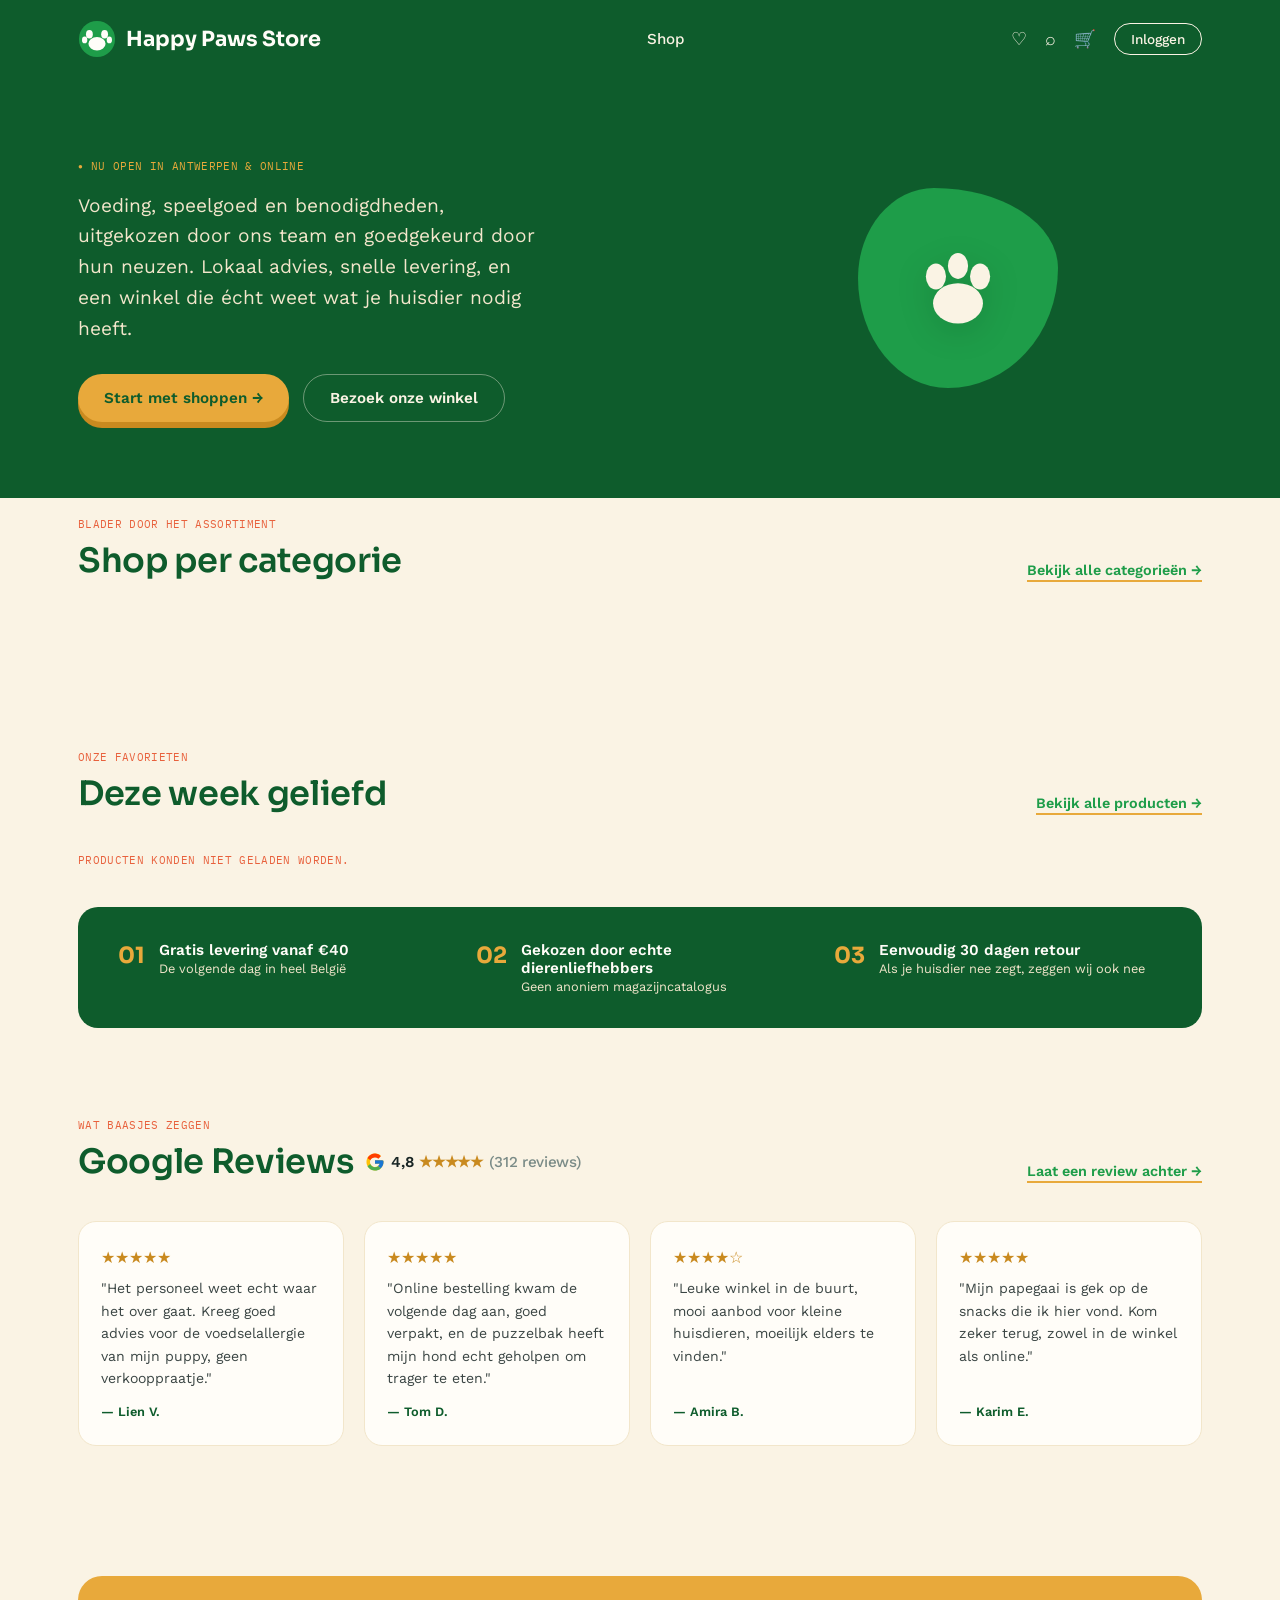
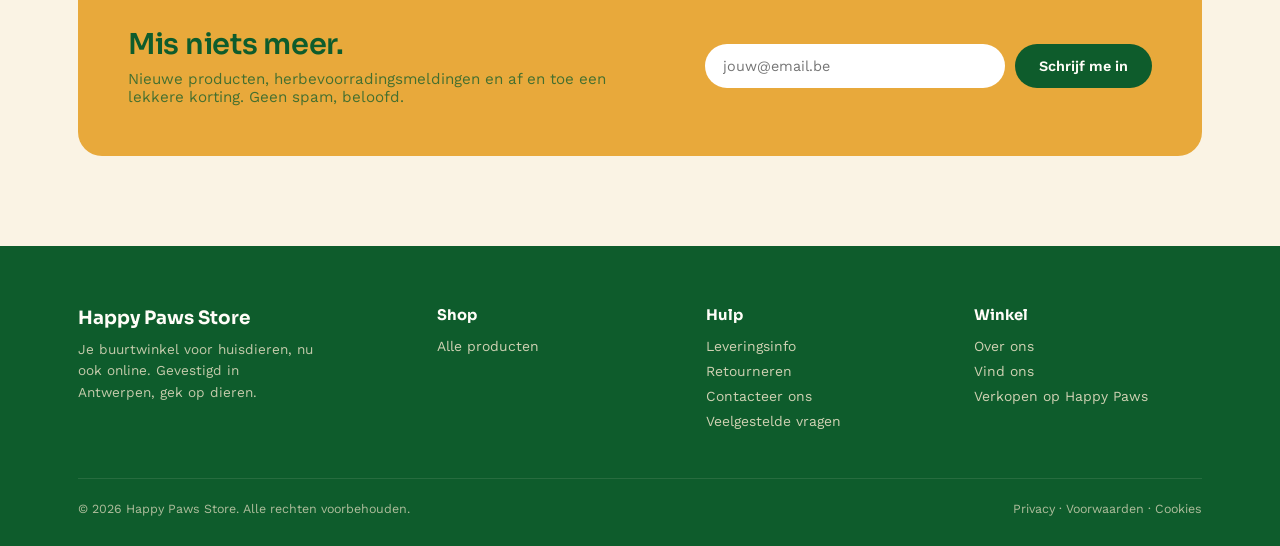
<file: index.html>
<!DOCTYPE html>
<html lang="nl">
<head>
<meta charset="UTF-8">
<meta name="viewport" content="width=device-width, initial-scale=1.0">
<title>Happy Paws Store — Alles begint met kwispelen</title>
<link rel="preconnect" href="https://fonts.googleapis.com">
<link href="https://fonts.googleapis.com/css2?family=Sora:wght@500;600;700;800&family=Work+Sans:wght@400;500;600&family=IBM+Plex+Mono:wght@500&display=swap" rel="stylesheet">
<link rel="stylesheet" href="styles.css">
<script src="shopzo-client.js"></script>
</head>
<body>

<header>
  <div class="header-inner">
    <a href="index.html" class="logo">
      <svg class="logo-mark" viewBox="0 0 40 40" fill="none">
        <circle cx="20" cy="20" r="19" fill="#1E9D49"/>
        <ellipse cx="20" cy="25" rx="9" ry="7" fill="#FFFDF8"/>
        <ellipse cx="12" cy="15" rx="3.6" ry="4.6" fill="#FFFDF8"/>
        <ellipse cx="28" cy="15" rx="3.6" ry="4.6" fill="#FFFDF8"/>
        <ellipse cx="7" cy="21" rx="2.8" ry="3.6" fill="#FFFDF8"/>
        <ellipse cx="33" cy="21" rx="2.8" ry="3.6" fill="#FFFDF8"/>
      </svg>
      <span class="logo-text">Happy Paws Store</span>
    </a>
    <nav id="shopzo-nav"><a href="shop.html">Shop</a></nav>
    <div class="header-actions">
      <span class="icon-btn">♡</span>
      <span class="icon-btn">⌕</span>
      <a href="cart.html" class="icon-btn">🛒<span class="cart-count">0</span></a>
      <a href="https://app.shopzo.be" class="btn-login" target="_blank">Inloggen</a>
    </div>
  </div>
</header>

<section class="hero">
  <div class="wrap hero-grid">
    <div>
      <span class="eyebrow mono">Nu open in Antwerpen &amp; online</span>
      <p style="font-size:1.2rem; max-width:460px; margin-bottom:30px; line-height:1.6; color:var(--sand-deep);">Voeding, speelgoed en benodigdheden, uitgekozen door ons team en goedgekeurd door hun neuzen. Lokaal advies, snelle levering, en een winkel die écht weet wat je huisdier nodig heeft.</p>
      <div class="hero-ctas">
        <a href="shop.html" class="btn btn-primary">Start met shoppen →</a>
        <a href="#" class="btn btn-ghost">Bezoek onze winkel</a>
      </div>
    </div>
    <div class="hero-art">
      <div class="hero-blob"></div>
      <svg class="hero-paw" viewBox="0 0 100 100" fill="none">
        <ellipse cx="50" cy="66" rx="26" ry="21" fill="#FAF3E4"/>
        <ellipse cx="27" cy="38" rx="10.5" ry="13.5" fill="#FAF3E4"/>
        <ellipse cx="50" cy="27" rx="10.5" ry="13.5" fill="#FAF3E4"/>
        <ellipse cx="73" cy="38" rx="10.5" ry="13.5" fill="#FAF3E4"/>
      </svg>
    </div>
  </div>
</section>

<section class="pet-strip" id="shop">
  <div class="tag-row overlap" id="pet-tag-strip">
    <div class="pet-tag"><div class="tag-hole"></div><div class="label">Laden…</div></div>
  </div>
</section>

<section class="section tight">
  <div class="wrap">
    <div class="section-head">
      <div><span class="mono">Blader door het assortiment</span><h2>Shop per categorie</h2></div>
      <a href="shop.html" class="see-all">Bekijk alle categorieën →</a>
    </div>
    <div class="shelf" id="category-shelf">
      <div class="shelf-card"><h3>Laden…</h3></div>
    </div>
  </div>
</section>

<section class="section">
  <div class="wrap">
    <div class="section-head">
      <div><span class="mono">Onze favorieten</span><h2>Deze week geliefd</h2></div>
      <a href="shop.html" class="see-all">Bekijk alle producten →</a>
    </div>
    <div class="products" id="staff-picks">
      <p class="mono" style="grid-column:1/-1; padding:20px 0;">Producten laden…</p>
    </div>
  </div>
</section>

<script>
  (async function () {
    const staffPicksGrid = document.getElementById('staff-picks');
    const petStrip = document.getElementById('pet-tag-strip');
    const shelfGrid = document.getElementById('category-shelf');

    try {
      const products = await shopzoFetchProducts();

      // Staff picks: eerste 4 producten
      staffPicksGrid.innerHTML = products.length
        ? products.slice(0, 4).map((p) => renderProductCard(p)).join('')
        : '<p class="mono" style="grid-column:1/-1;">Nog geen producten — kom binnenkort terug.</p>';

      // Bovenste rij tags: echte categorieën uit het dashboard (bv. "Honden")
      const categories = [...new Set(products.map((p) => p.category).filter(Boolean))];
      petStrip.innerHTML = categories.length
        ? categories.map((cat) => {
            const count = products.filter((p) => p.category === cat).length;
            return `<a href="shop.html?category=${encodeURIComponent(cat)}" class="pet-tag" style="display:block; text-decoration:none;">
              <div class="tag-hole"></div>
              <div class="label">${cat}</div>
              <div class="sub">${count} product${count === 1 ? '' : 'en'}</div>
            </a>`;
          }).join('')
        : '<div class="pet-tag"><div class="tag-hole"></div><div class="label">Binnenkort</div></div>';

      // Onderste rij "shelves": echte subcategorieën (bv. "Voeding & Snacks")
      const subcategories = [...new Set(products.map((p) => p.subcategory).filter(Boolean))];
      shelfGrid.innerHTML = subcategories.length
        ? subcategories.map((sub) => {
            const count = products.filter((p) => p.subcategory === sub).length;
            return `<a href="shop.html?subcategory=${encodeURIComponent(sub)}" class="shelf-card" style="text-decoration:none;">
              <h3>${sub}</h3>
              <div><div class="count">${count} product${count === 1 ? '' : 'en'}</div><div class="arrow">→</div></div>
            </a>`;
          }).join('')
        : categories.map((cat) => {
            const count = products.filter((p) => p.category === cat).length;
            return `<a href="shop.html?category=${encodeURIComponent(cat)}" class="shelf-card" style="text-decoration:none;">
              <h3>${cat}</h3>
              <div><div class="count">${count} product${count === 1 ? '' : 'en'}</div><div class="arrow">→</div></div>
            </a>`;
          }).join('');
    } catch {
      staffPicksGrid.innerHTML = '<p class="mono" style="grid-column:1/-1; color:var(--coral);">Producten konden niet geladen worden.</p>';
      petStrip.innerHTML = '';
      shelfGrid.innerHTML = '';
    }
  })();
</script>

<div class="trust-bar">
  <div class="trust-item"><div class="num">01</div><div><div class="t-label">Gratis levering vanaf €40</div><div class="t-sub">De volgende dag in heel België</div></div></div>
  <div class="trust-item"><div class="num">02</div><div><div class="t-label">Gekozen door echte dierenliefhebbers</div><div class="t-sub">Geen anoniem magazijncatalogus</div></div></div>
  <div class="trust-item"><div class="num">03</div><div><div class="t-label">Eenvoudig 30 dagen retour</div><div class="t-sub">Als je huisdier nee zegt, zeggen wij ook nee</div></div></div>
</div>

<section class="section">
  <div class="wrap">
    <div class="section-head">
      <div>
        <span class="mono">Wat baasjes zeggen</span>
        <h2 style="display:flex; align-items:center; gap:12px;">
          Google Reviews
          <span style="display:inline-flex; align-items:center; gap:6px; font-family:'Work Sans'; font-size:0.95rem; font-weight:600; color:var(--ink);">
            <svg width="20" height="20" viewBox="0 0 48 48"><path fill="#FFC107" d="M43.6 20.5H42V20H24v8h11.3C33.7 32.9 29.3 36 24 36c-6.6 0-12-5.4-12-12s5.4-12 12-12c3.1 0 5.8 1.1 8 3l6-6C34.5 5.5 29.5 3.5 24 3.5 12.7 3.5 3.5 12.7 3.5 24S12.7 44.5 24 44.5 44.5 35.3 44.5 24c0-1.2-.1-2.4-.9-3.5z"/><path fill="#FF3D00" d="M6.3 14.7l6.6 4.8C14.6 15.6 18.9 13 24 13c3.1 0 5.8 1.1 8 3l6-6C34.5 5.5 29.5 3.5 24 3.5c-7.5 0-14 4.2-17.7 10.3z"/><path fill="#4CAF50" d="M24 44.5c5.4 0 10.3-1.9 14.1-5.1l-6.5-5.5C29.5 35.6 26.9 36.5 24 36.5c-5.3 0-9.7-3.1-11.4-7.6l-6.6 5.1C9.9 40.2 16.4 44.5 24 44.5z"/><path fill="#1976D2" d="M43.6 20.5H42V20H24v8h11.3c-.8 2.3-2.3 4.3-4.2 5.7l6.5 5.5C41.4 36.3 44.5 30.9 44.5 24c0-1.2-.1-2.4-.9-3.5z"/></svg>
            4,8 <span style="color:var(--mustard-dark);">★★★★★</span> <span style="color:var(--muted); font-weight:500;">(312 reviews)</span>
          </span>
        </h2>
      </div>
      <a href="#" class="see-all">Laat een review achter →</a>
    </div>

    <div class="shelf" style="align-items:stretch;">
      <div class="shelf-card" style="background:var(--white); border:1px solid var(--sand-deep);">
        <div>
          <span style="color:var(--mustard-dark);">★★★★★</span>
          <p style="color:var(--ink); font-size:0.88rem; line-height:1.6; margin-top:10px; opacity:0.85;">"Het personeel weet echt waar het over gaat. Kreeg goed advies voor de voedselallergie van mijn puppy, geen verkooppraatje."</p>
        </div>
        <div style="font-size:0.8rem; font-weight:600; color:var(--teal-900); margin-top:14px;">— Lien V.</div>
      </div>
      <div class="shelf-card" style="background:var(--white); border:1px solid var(--sand-deep);">
        <div>
          <span style="color:var(--mustard-dark);">★★★★★</span>
          <p style="color:var(--ink); font-size:0.88rem; line-height:1.6; margin-top:10px; opacity:0.85;">"Online bestelling kwam de volgende dag aan, goed verpakt, en de puzzelbak heeft mijn hond echt geholpen om trager te eten."</p>
        </div>
        <div style="font-size:0.8rem; font-weight:600; color:var(--teal-900); margin-top:14px;">— Tom D.</div>
      </div>
      <div class="shelf-card" style="background:var(--white); border:1px solid var(--sand-deep);">
        <div>
          <span style="color:var(--mustard-dark);">★★★★☆</span>
          <p style="color:var(--ink); font-size:0.88rem; line-height:1.6; margin-top:10px; opacity:0.85;">"Leuke winkel in de buurt, mooi aanbod voor kleine huisdieren, moeilijk elders te vinden."</p>
        </div>
        <div style="font-size:0.8rem; font-weight:600; color:var(--teal-900); margin-top:14px;">— Amira B.</div>
      </div>
      <div class="shelf-card" style="background:var(--white); border:1px solid var(--sand-deep);">
        <div>
          <span style="color:var(--mustard-dark);">★★★★★</span>
          <p style="color:var(--ink); font-size:0.88rem; line-height:1.6; margin-top:10px; opacity:0.85;">"Mijn papegaai is gek op de snacks die ik hier vond. Kom zeker terug, zowel in de winkel als online."</p>
        </div>
        <div style="font-size:0.8rem; font-weight:600; color:var(--teal-900); margin-top:14px;">— Karim E.</div>
      </div>
    </div>
  </div>
</section>

<div class="newsletter">
  <div><h2>Mis niets meer.</h2><p>Nieuwe producten, herbevoorradingsmeldingen en af en toe een lekkere korting. Geen spam, beloofd.</p></div>
  <form class="n-form" onsubmit="return false;">
    <input type="email" placeholder="jouw@email.be" required>
    <button type="submit">Schrijf me in</button>
  </form>
</div>

<footer>
  <div class="wrap">
    <div class="footer-grid">
      <div><div class="footer-logo">Happy Paws Store</div><div style="font-size:0.85rem; opacity:0.8; max-width:240px; line-height:1.6;">Je buurtwinkel voor huisdieren, nu ook online. Gevestigd in Antwerpen, gek op dieren.</div></div>
      <div><h4>Shop</h4><a href="shop.html">Alle producten</a></div>
      <div><h4>Hulp</h4><a href="#">Leveringsinfo</a><a href="#">Retourneren</a><a href="#">Contacteer ons</a><a href="#">Veelgestelde vragen</a></div>
      <div><h4>Winkel</h4><a href="#">Over ons</a><a href="#">Vind ons</a><a href="https://app.shopzo.be" target="_blank">Verkopen op Happy Paws</a></div>
    </div>
    <div class="footer-bottom"><span>© 2026 Happy Paws Store. Alle rechten voorbehouden.</span><span>Privacy · Voorwaarden · Cookies</span></div>
  </div>
</footer>

</body>
</html>
</file>
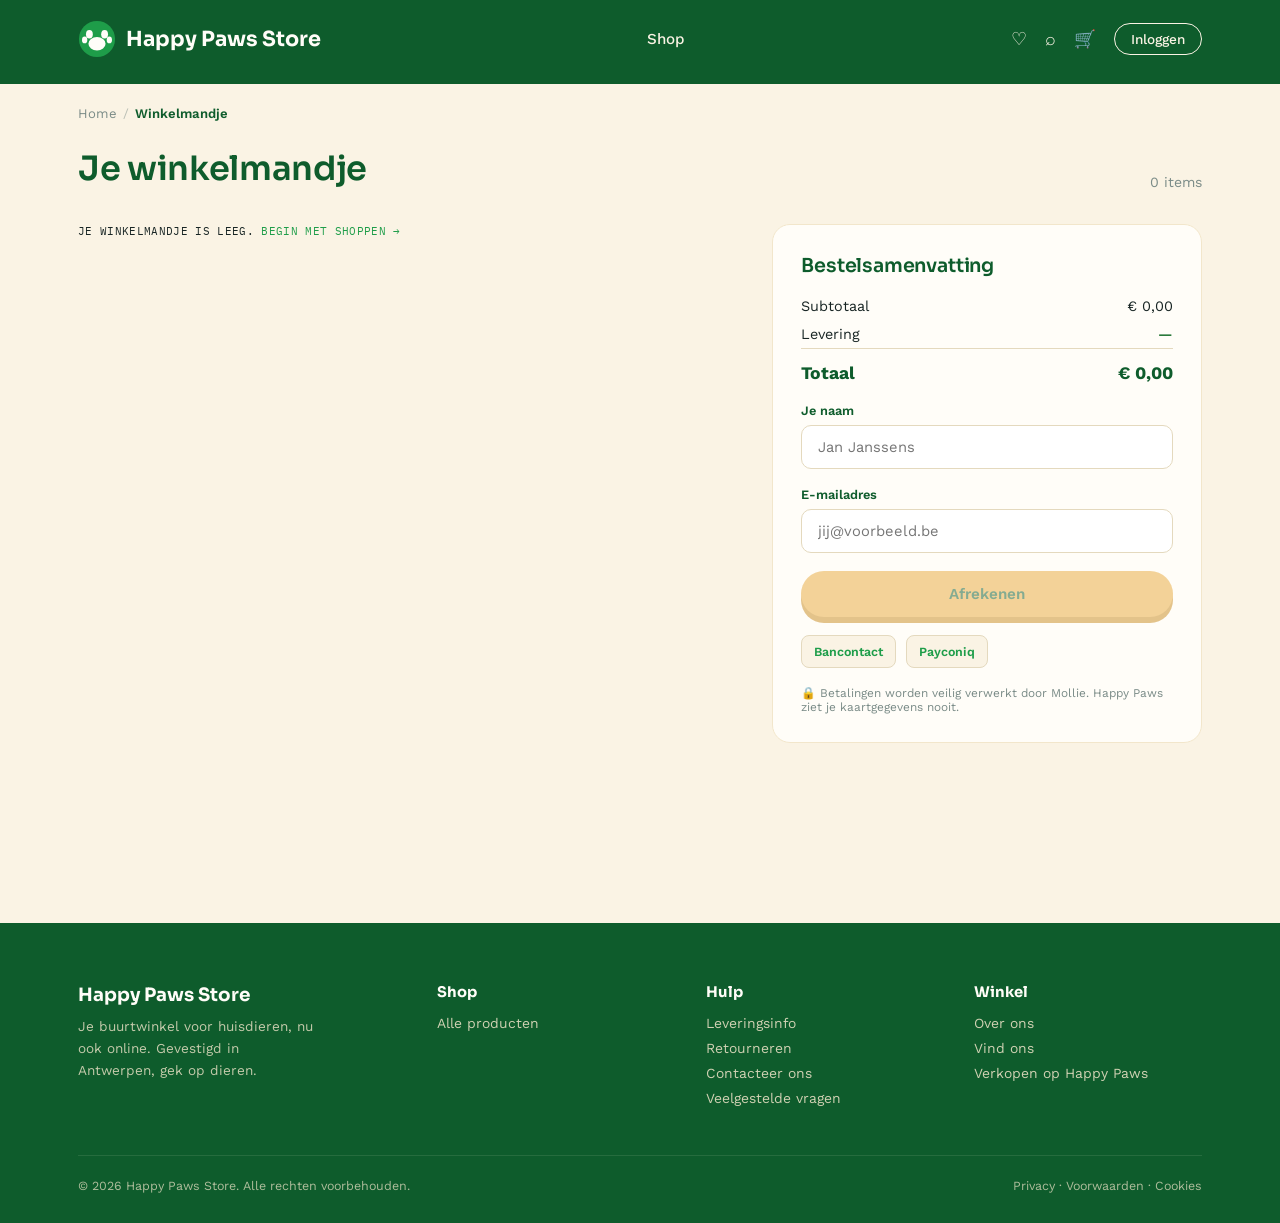
<file: cart.html>
<!DOCTYPE html>
<html lang="nl">
<head>
<meta charset="UTF-8">
<meta name="viewport" content="width=device-width, initial-scale=1.0">
<title>Winkelmandje — Happy Paws Store</title>
<link rel="preconnect" href="https://fonts.googleapis.com">
<link href="https://fonts.googleapis.com/css2?family=Sora:wght@500;600;700;800&family=Work+Sans:wght@400;500;600&family=IBM+Plex+Mono:wght@500&display=swap" rel="stylesheet">
<link rel="stylesheet" href="styles.css">
<script src="shopzo-client.js"></script>
</head>
<body>

<header>
  <div class="header-inner">
    <a href="index.html" class="logo">
      <svg class="logo-mark" viewBox="0 0 40 40" fill="none">
        <circle cx="20" cy="20" r="19" fill="#1E9D49"/>
        <ellipse cx="20" cy="25" rx="9" ry="7" fill="#FFFDF8"/>
        <ellipse cx="12" cy="15" rx="3.6" ry="4.6" fill="#FFFDF8"/>
        <ellipse cx="28" cy="15" rx="3.6" ry="4.6" fill="#FFFDF8"/>
        <ellipse cx="7" cy="21" rx="2.8" ry="3.6" fill="#FFFDF8"/>
        <ellipse cx="33" cy="21" rx="2.8" ry="3.6" fill="#FFFDF8"/>
      </svg>
      <span class="logo-text">Happy Paws Store</span>
    </a>
    <nav id="shopzo-nav"><a href="shop.html">Shop</a></nav>
    <div class="header-actions">
      <span class="icon-btn">♡</span>
      <span class="icon-btn">⌕</span>
      <a href="cart.html" class="icon-btn">🛒<span class="cart-count">0</span></a>
      <a href="https://app.shopzo.be" class="btn-login" target="_blank">Inloggen</a>
    </div>
  </div>
</header>

<div class="wrap">
  <div class="breadcrumb"><a href="index.html">Home</a><span class="sep">/</span><span class="current">Winkelmandje</span></div>
  <div class="page-head"><h1>Je winkelmandje</h1><div class="count-label" id="cart-count-label">Laden…</div></div>

  <div class="cart-layout">
    <div id="cart-lines">
      <p class="mono">Winkelmandje laden…</p>
    </div>

    <div class="summary-card">
      <h3>Bestelsamenvatting</h3>
      <div class="summary-row"><span>Subtotaal</span><span id="cart-subtotal">€0,00</span></div>
      <div class="summary-row"><span>Levering</span><span id="cart-shipping" style="color:#2A7A3B; font-weight:600;">—</span></div>
      <div id="cart-shipping-hint" style="font-size:0.78rem; color:var(--muted); margin-top:-6px; margin-bottom:12px;"></div>
      <div class="summary-row total"><span>Totaal</span><span id="cart-total">€0,00</span></div>

      <div class="field" style="margin-top:20px;">
        <label>Je naam</label>
        <input type="text" id="checkout-name" placeholder="Jan Janssens">
      </div>
      <div class="field">
        <label>E-mailadres</label>
        <input type="email" id="checkout-email" placeholder="jij@voorbeeld.be">
      </div>
      <p id="checkout-error" style="display:none; color:var(--coral); font-size:0.82rem; margin-bottom:10px;"></p>

      <button type="button" id="checkout-btn" class="btn btn-primary btn-block">Afrekenen</button>

      <div class="pay-methods">
        <span class="pay-chip">Bancontact</span>
        <span class="pay-chip">Payconiq</span>
      </div>
      <div class="mollie-note">🔒 Betalingen worden veilig verwerkt door Mollie. Happy Paws ziet je kaartgegevens nooit.</div>
    </div>
  </div>
</div>

<script>
  let cartProducts = [];

  async function loadCart() {
    const cart = getCart();
    const linesEl = document.getElementById('cart-lines');
    const countLabel = document.getElementById('cart-count-label');

    if (cart.length === 0) {
      linesEl.innerHTML = '<p class="mono">Je winkelmandje is leeg. <a href="shop.html" style="color:var(--teal-700);">Begin met shoppen →</a></p>';
      countLabel.textContent = '0 items';
      document.getElementById('cart-subtotal').textContent = formatEuro(0);
      document.getElementById('cart-total').textContent = formatEuro(0);
      document.getElementById('checkout-btn').disabled = true;
      document.getElementById('checkout-btn').style.opacity = '0.5';
      return;
    }

    try {
      const allProducts = await shopzoFetchProducts();
      cartProducts = cart
        .map((line) => {
          const product = allProducts.find((p) => p.id === line.product_id);
          return product ? { ...product, quantity: line.quantity } : null;
        })
        .filter(Boolean);
    } catch {
      linesEl.innerHTML = '<p class="mono" style="color:var(--coral);">Je winkelmandje kon niet geladen worden.</p>';
      return;
    }

    countLabel.textContent = `${cartProducts.reduce((n, p) => n + p.quantity, 0)} items`;

    linesEl.innerHTML = cartProducts.map((p) => {
      const unitPrice = p.sale_price_cents ?? p.price_cents;
      const thumb = p.image_url
        ? `<img src="${p.image_url}" alt="" style="width:70px;height:70px;object-fit:cover;border-radius:10px;">`
        : `<div class="cart-thumb">🛍️</div>`;
      return `
        <div class="cart-line" data-product-id="${p.id}">
          ${thumb}
          <div>
            <h4>${p.name}</h4>
            <div class="sub">${p.category || ''}</div>
            <span class="cart-remove" onclick="removeFromCart('${p.id}'); loadCart();">Verwijderen</span>
          </div>
          <div class="qty-stepper">
            <button type="button" onclick="updateCartQuantity('${p.id}', ${p.quantity - 1}); loadCart();">–</button>
            <span>${p.quantity}</span>
            <button type="button" onclick="updateCartQuantity('${p.id}', ${p.quantity + 1}); loadCart();">+</button>
          </div>
          <div class="price">${formatEuro(unitPrice * p.quantity)}</div>
        </div>
      `;
    }).join('') + '<a href="shop.html" style="display:inline-block; margin-top:24px; font-size:0.88rem; font-weight:600; color:var(--teal-700);">← Verder winkelen</a>';

    const subtotal = cartProducts.reduce((sum, p) => sum + (p.sale_price_cents ?? p.price_cents) * p.quantity, 0);
    const shipping = calculateShipping(subtotal);
    document.getElementById('cart-subtotal').textContent = formatEuro(subtotal);
    document.getElementById('cart-total').textContent = formatEuro(subtotal + shipping);

    const shippingEl = document.getElementById('cart-shipping');
    const hintEl = document.getElementById('cart-shipping-hint');
    if (shipping === 0) {
      shippingEl.textContent = 'Gratis';
      shippingEl.style.color = '#2A7A3B';
      hintEl.textContent = '';
    } else {
      shippingEl.textContent = formatEuro(shipping);
      shippingEl.style.color = 'var(--ink)';
      shippingEl.style.fontWeight = '600';
      const remaining = formatEuro(SHIPPING_THRESHOLD_CENTS - subtotal);
      hintEl.textContent = `Nog ${remaining} tot gratis levering`;
    }
  }

  document.getElementById('checkout-btn').addEventListener('click', async () => {
    const errorEl = document.getElementById('checkout-error');
    errorEl.style.display = 'none';

    const name = document.getElementById('checkout-name').value.trim();
    const email = document.getElementById('checkout-email').value.trim();

    if (!name || !email) {
      errorEl.textContent = 'Vul je naam en e-mailadres in.';
      errorEl.style.display = 'block';
      return;
    }

    const btn = document.getElementById('checkout-btn');
    btn.disabled = true;
    btn.textContent = 'Doorverwijzen naar betaling…';

    try {
      const { checkout_url } = await shopzoCheckout({ name, email });
      window.location.href = checkout_url;
    } catch (err) {
      errorEl.textContent = err.message || 'Er ging iets mis. Probeer het opnieuw.';
      errorEl.style.display = 'block';
      btn.disabled = false;
      btn.textContent = 'Afrekenen';
    }
  });

  loadCart();
</script>

<footer>
  <div class="wrap">
    <div class="footer-grid">
      <div><div class="footer-logo">Happy Paws Store</div><div style="font-size:0.85rem; opacity:0.8; max-width:240px; line-height:1.6;">Je buurtwinkel voor huisdieren, nu ook online. Gevestigd in Antwerpen, gek op dieren.</div></div>
      <div><h4>Shop</h4><a href="shop.html">Alle producten</a></div>
      <div><h4>Hulp</h4><a href="#">Leveringsinfo</a><a href="#">Retourneren</a><a href="#">Contacteer ons</a><a href="#">Veelgestelde vragen</a></div>
      <div><h4>Winkel</h4><a href="#">Over ons</a><a href="#">Vind ons</a><a href="https://app.shopzo.be" target="_blank">Verkopen op Happy Paws</a></div>
    </div>
    <div class="footer-bottom"><span>© 2026 Happy Paws Store. Alle rechten voorbehouden.</span><span>Privacy · Voorwaarden · Cookies</span></div>
  </div>
</footer>

</body>
</html>
</file>
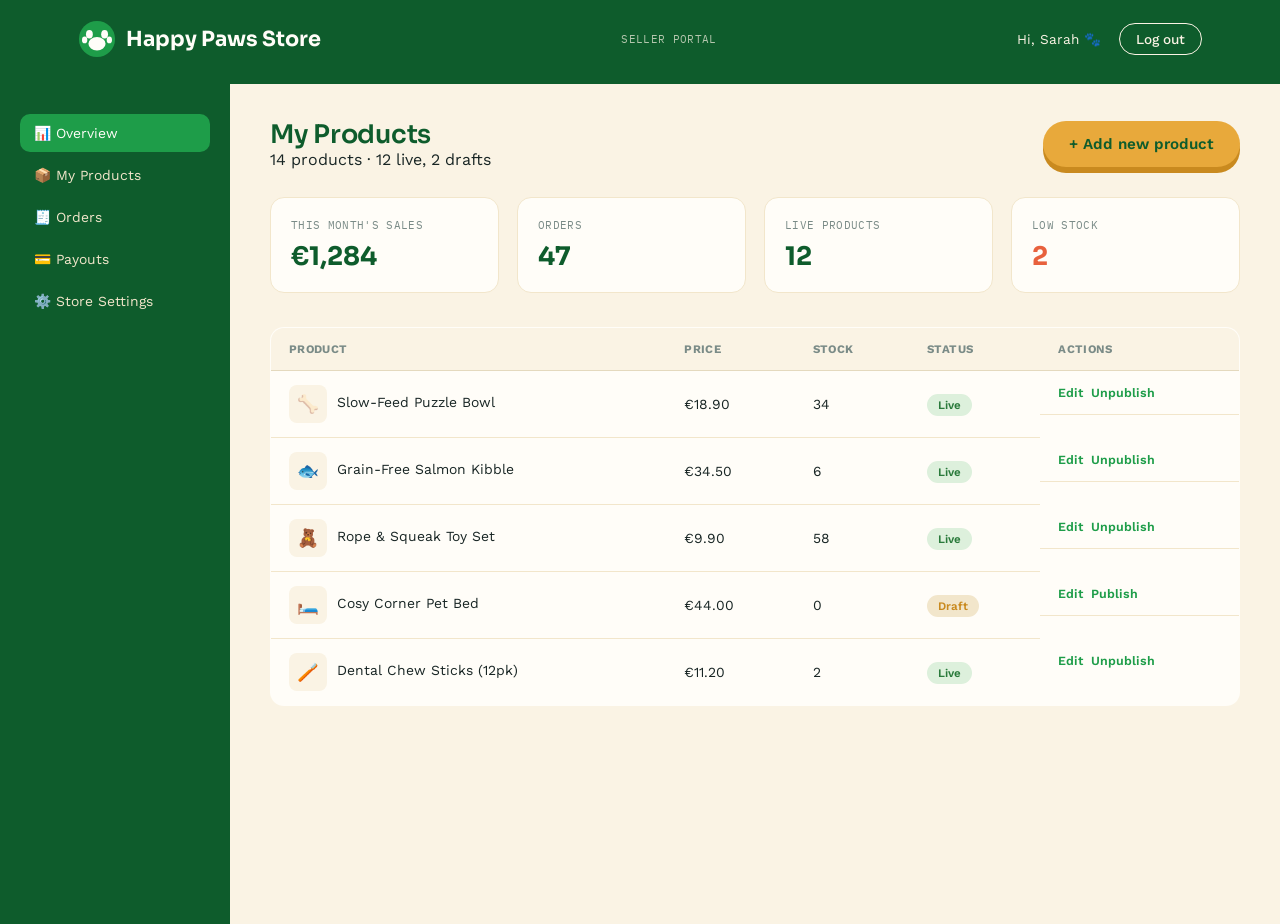
<file: dashboard.html>
<!DOCTYPE html>
<html lang="en">
<head>
<meta charset="UTF-8">
<meta name="viewport" content="width=device-width, initial-scale=1.0">
<title>Seller Dashboard — Happy Paws Store</title>
<link rel="preconnect" href="https://fonts.googleapis.com">
<link href="https://fonts.googleapis.com/css2?family=Sora:wght@500;600;700;800&family=Work+Sans:wght@400;500;600&family=IBM+Plex+Mono:wght@500&display=swap" rel="stylesheet">
<link rel="stylesheet" href="styles.css">
</head>
<body>

<header>
  <div class="header-inner">
    <a href="index.html" class="logo">
      <svg class="logo-mark" viewBox="0 0 40 40" fill="none">
        <circle cx="20" cy="20" r="19" fill="#1E9D49"/>
        <ellipse cx="20" cy="25" rx="9" ry="7" fill="#FFFDF8"/>
        <ellipse cx="12" cy="15" rx="3.6" ry="4.6" fill="#FFFDF8"/>
        <ellipse cx="28" cy="15" rx="3.6" ry="4.6" fill="#FFFDF8"/>
        <ellipse cx="7" cy="21" rx="2.8" ry="3.6" fill="#FFFDF8"/>
        <ellipse cx="33" cy="21" rx="2.8" ry="3.6" fill="#FFFDF8"/>
      </svg>
      <span class="logo-text">Happy Paws Store</span>
    </a>
    <nav><span class="mono" style="color:var(--sand); opacity:0.7;">Seller Portal</span></nav>
    <div class="header-actions">
      <span style="color:var(--sand); font-size:0.85rem;">Hi, Sarah 🐾</span>
      <a href="login.html" class="btn-login">Log out</a>
    </div>
  </div>
</header>

<div class="dash-shell">
  <aside class="dash-side">
    <a class="active">📊 Overview</a>
    <a>📦 My Products</a>
    <a>🧾 Orders</a>
    <a>💳 Payouts</a>
    <a>⚙️ Store Settings</a>
  </aside>

  <main class="dash-main">
    <div class="dash-head">
      <div>
        <h1 style="font-size:1.6rem;">My Products</h1>
        <div class="count-label">14 products · 12 live, 2 drafts</div>
      </div>
      <a href="#" class="btn btn-primary">+ Add new product</a>
    </div>

    <div class="stat-row">
      <div class="stat-card"><span class="mono">This month's sales</span><div class="val">€1,284</div></div>
      <div class="stat-card"><span class="mono">Orders</span><div class="val">47</div></div>
      <div class="stat-card"><span class="mono">Live products</span><div class="val">12</div></div>
      <div class="stat-card"><span class="mono">Low stock</span><div class="val" style="color:var(--coral);">2</div></div>
    </div>

    <table class="dash-table">
      <thead>
        <tr><th>Product</th><th>Price</th><th>Stock</th><th>Status</th><th>Actions</th></tr>
      </thead>
      <tbody>
        <tr>
          <td><span class="prod-row-thumb">🦴</span>Slow-Feed Puzzle Bowl</td>
          <td>€18.90</td><td>34</td>
          <td><span class="status-pill live">Live</span></td>
          <td class="row-actions"><span>Edit</span><span>Unpublish</span></td>
        </tr>
        <tr>
          <td><span class="prod-row-thumb">🐟</span>Grain-Free Salmon Kibble</td>
          <td>€34.50</td><td>6</td>
          <td><span class="status-pill live">Live</span></td>
          <td class="row-actions"><span>Edit</span><span>Unpublish</span></td>
        </tr>
        <tr>
          <td><span class="prod-row-thumb">🧸</span>Rope &amp; Squeak Toy Set</td>
          <td>€9.90</td><td>58</td>
          <td><span class="status-pill live">Live</span></td>
          <td class="row-actions"><span>Edit</span><span>Unpublish</span></td>
        </tr>
        <tr>
          <td><span class="prod-row-thumb">🛏️</span>Cosy Corner Pet Bed</td>
          <td>€44.00</td><td>0</td>
          <td><span class="status-pill draft">Draft</span></td>
          <td class="row-actions"><span>Edit</span><span>Publish</span></td>
        </tr>
        <tr>
          <td><span class="prod-row-thumb">🪥</span>Dental Chew Sticks (12pk)</td>
          <td>€11.20</td><td>2</td>
          <td><span class="status-pill live">Live</span></td>
          <td class="row-actions"><span>Edit</span><span>Unpublish</span></td>
        </tr>
      </tbody>
    </table>
  </main>
</div>

</body>
</html>
</file>
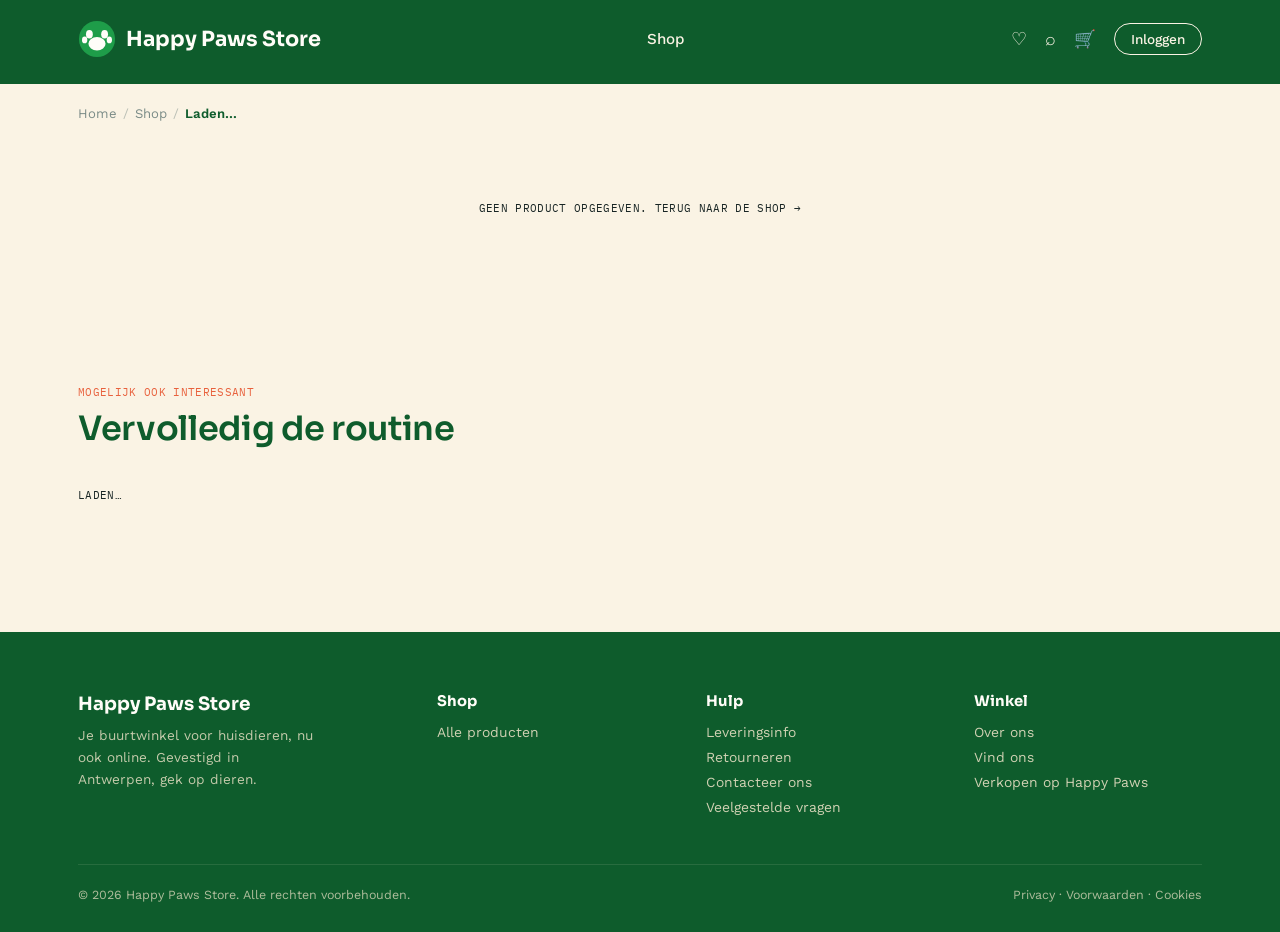
<file: product.html>
<!DOCTYPE html>
<html lang="nl">
<head>
<meta charset="UTF-8">
<meta name="viewport" content="width=device-width, initial-scale=1.0">
<title>Product — Happy Paws Store</title>
<link rel="preconnect" href="https://fonts.googleapis.com">
<link href="https://fonts.googleapis.com/css2?family=Sora:wght@500;600;700;800&family=Work+Sans:wght@400;500;600&family=IBM+Plex+Mono:wght@500&display=swap" rel="stylesheet">
<link rel="stylesheet" href="styles.css">
<script src="shopzo-client.js"></script>
</head>
<body>

<header>
  <div class="header-inner">
    <a href="index.html" class="logo">
      <svg class="logo-mark" viewBox="0 0 40 40" fill="none">
        <circle cx="20" cy="20" r="19" fill="#1E9D49"/>
        <ellipse cx="20" cy="25" rx="9" ry="7" fill="#FFFDF8"/>
        <ellipse cx="12" cy="15" rx="3.6" ry="4.6" fill="#FFFDF8"/>
        <ellipse cx="28" cy="15" rx="3.6" ry="4.6" fill="#FFFDF8"/>
        <ellipse cx="7" cy="21" rx="2.8" ry="3.6" fill="#FFFDF8"/>
        <ellipse cx="33" cy="21" rx="2.8" ry="3.6" fill="#FFFDF8"/>
      </svg>
      <span class="logo-text">Happy Paws Store</span>
    </a>
    <nav id="shopzo-nav"><a href="shop.html">Shop</a></nav>
    <div class="header-actions">
      <span class="icon-btn">♡</span>
      <span class="icon-btn">⌕</span>
      <a href="cart.html" class="icon-btn">🛒<span class="cart-count">0</span></a>
      <a href="https://app.shopzo.be" class="btn-login" target="_blank">Inloggen</a>
    </div>
  </div>
</header>

<div class="wrap">
  <div class="breadcrumb"><a href="index.html">Home</a><span class="sep">/</span><a href="shop.html">Shop</a><span class="sep">/</span><span class="current" id="pd-breadcrumb">Laden…</span></div>

  <div id="pd-loading" style="padding:80px 0; text-align:center;">
    <p class="mono">Product laden…</p>
  </div>

  <div class="pd-layout" style="margin-top:26px; display:none;" id="pd-content">
    <div>
      <div class="pd-gallery-main" id="pd-image">🛍️</div>
    </div>

    <div class="pd-info">
      <span class="mono" id="pd-category">Product</span>
      <h1 id="pd-name">Laden…</h1>
      <div class="pd-price-row" id="pd-price-row"><span class="pd-price">—</span></div>
      <p class="pd-desc" id="pd-desc"></p>

      <div class="qty-cart-row">
        <div class="qty-stepper">
          <button type="button" id="pd-qty-minus">–</button>
          <span id="pd-qty">1</span>
          <button type="button" id="pd-qty-plus">+</button>
        </div>
        <button type="button" id="pd-add-to-cart" class="btn btn-primary" style="flex:1; justify-content:center;">In winkelmandje</button>
      </div>

      <div class="pd-meta">
        <div id="pd-stock"><strong>Op voorraad</strong></div>
        <div><strong>Gratis levering</strong> vanaf €40</div>
        <div><strong>Verkocht &amp; verzonden door</strong> Happy Paws Store</div>
      </div>
    </div>
  </div>

  <section class="section">
    <div class="section-head">
      <div><span class="mono">Mogelijk ook interessant</span><h2>Vervolledig de routine</h2></div>
    </div>
    <div class="products" id="pd-related">
      <p class="mono" style="grid-column:1/-1;">Laden…</p>
    </div>
  </section>
</div>

<script>
  (async function () {
    const params = new URLSearchParams(window.location.search);
    const productId = params.get('id');
    const loadingEl = document.getElementById('pd-loading');
    const contentEl = document.getElementById('pd-content');

    if (!productId) {
      loadingEl.innerHTML = '<p class="mono">Geen product opgegeven. <a href="shop.html">Terug naar de shop →</a></p>';
      return;
    }

    let product;
    try {
      product = await shopzoFetchProduct(productId);
    } catch (err) {
      loadingEl.innerHTML = '<p class="mono">Product niet gevonden. <a href="shop.html">Terug naar de shop →</a></p>';
      return;
    }

    document.title = `${product.name} — Happy Paws Store`;
    document.getElementById('pd-breadcrumb').textContent = product.name;
    document.getElementById('pd-category').textContent = product.subcategory || product.category || 'Product';
    document.getElementById('pd-name').textContent = product.name;
    document.getElementById('pd-desc').textContent = product.description || '';

    if (product.image_url) {
      document.getElementById('pd-image').innerHTML =
        `<img src="${product.image_url}" alt="${product.name}" style="width:100%;height:100%;object-fit:cover;border-radius:20px;">`;
    }

    const priceRow = document.getElementById('pd-price-row');
    if (product.sale_price_cents) {
      priceRow.innerHTML = `<span class="pd-price">${formatEuro(product.sale_price_cents)}</span><span class="price-old" style="font-size:1.1rem;">${formatEuro(product.price_cents)}</span>`;
    } else {
      priceRow.innerHTML = `<span class="pd-price">${formatEuro(product.price_cents)}</span>`;
    }

    const stockEl = document.getElementById('pd-stock');
    stockEl.innerHTML = product.stock > 0
      ? '<strong>Op voorraad</strong> — verzending binnen 1 werkdag'
      : '<strong style="color:var(--coral);">Uitverkocht</strong>';

    let qty = 1;
    const qtyEl = document.getElementById('pd-qty');
    document.getElementById('pd-qty-minus').addEventListener('click', () => {
      qty = Math.max(1, qty - 1);
      qtyEl.textContent = qty;
    });
    document.getElementById('pd-qty-plus').addEventListener('click', () => {
      qty = Math.min(product.stock, qty + 1);
      qtyEl.textContent = qty;
    });

    const addBtn = document.getElementById('pd-add-to-cart');
    if (product.stock <= 0) {
      addBtn.disabled = true;
      addBtn.textContent = 'Uitverkocht';
      addBtn.style.opacity = '0.5';
    } else {
      addBtn.addEventListener('click', () => {
        addToCart(product.id, qty);
        window.location.href = 'cart.html';
      });
    }

    loadingEl.style.display = 'none';
    contentEl.style.display = 'grid';

    try {
      const all = await shopzoFetchProducts();
      const related = all.filter((p) => p.id !== product.id).slice(0, 4);
      const relatedEl = document.getElementById('pd-related');
      relatedEl.innerHTML = related.length
        ? related.map((p) => renderProductCard(p)).join('')
        : '<p class="mono">Nog geen andere producten.</p>';
    } catch {
      document.getElementById('pd-related').innerHTML = '';
    }
  })();
</script>

<footer>
  <div class="wrap">
    <div class="footer-grid">
      <div><div class="footer-logo">Happy Paws Store</div><div style="font-size:0.85rem; opacity:0.8; max-width:240px; line-height:1.6;">Je buurtwinkel voor huisdieren, nu ook online. Gevestigd in Antwerpen, gek op dieren.</div></div>
      <div><h4>Shop</h4><a href="shop.html">Alle producten</a></div>
      <div><h4>Hulp</h4><a href="#">Leveringsinfo</a><a href="#">Retourneren</a><a href="#">Contacteer ons</a><a href="#">Veelgestelde vragen</a></div>
      <div><h4>Winkel</h4><a href="#">Over ons</a><a href="#">Vind ons</a><a href="https://app.shopzo.be" target="_blank">Verkopen op Happy Paws</a></div>
    </div>
    <div class="footer-bottom"><span>© 2026 Happy Paws Store. Alle rechten voorbehouden.</span><span>Privacy · Voorwaarden · Cookies</span></div>
  </div>
</footer>

</body>
</html>
</file>
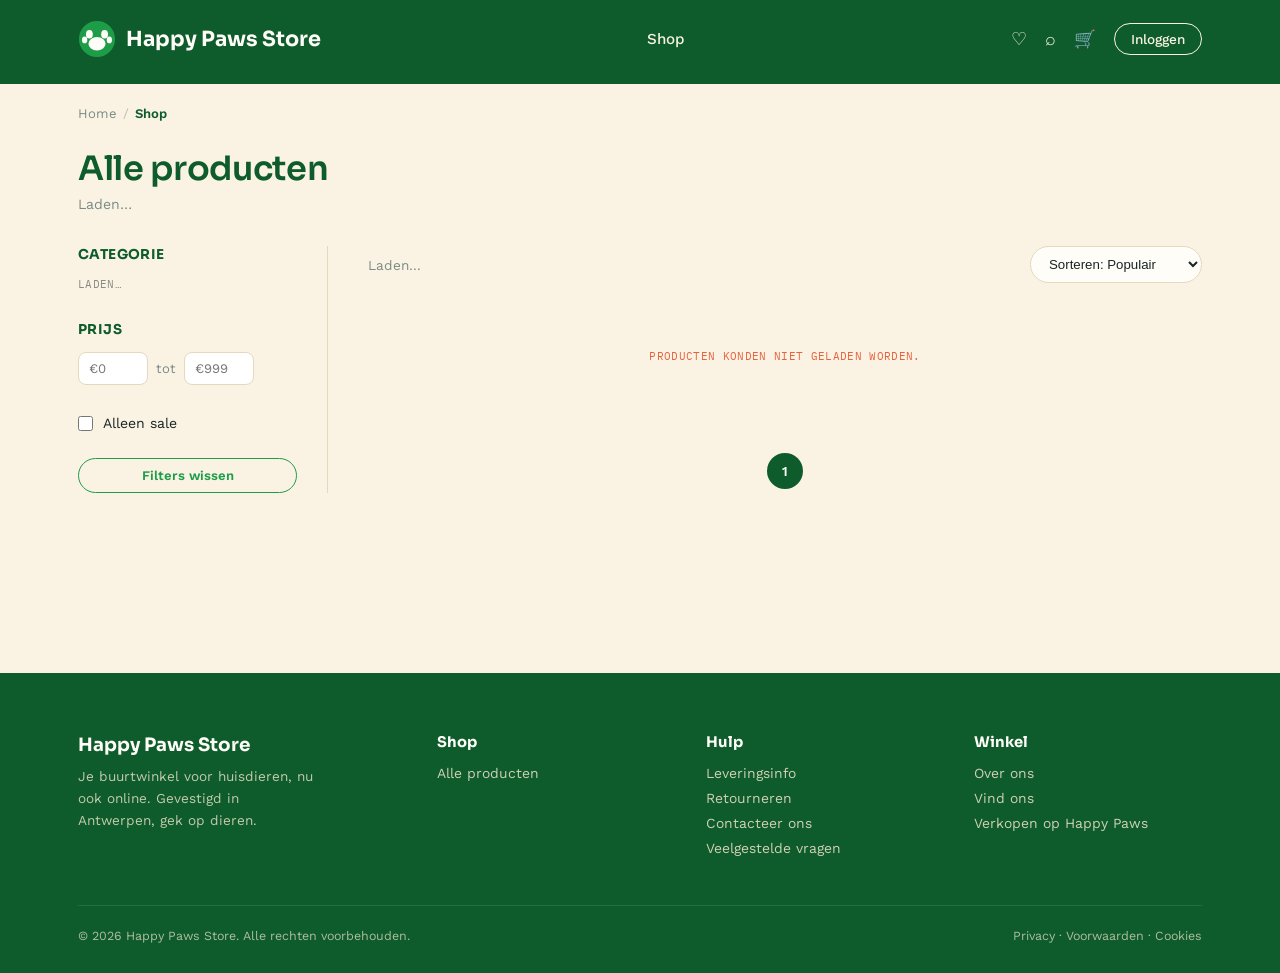
<file: shop.html>
<!DOCTYPE html>
<html lang="nl">
<head>
<meta charset="UTF-8">
<meta name="viewport" content="width=device-width, initial-scale=1.0">
<title>Shop — Happy Paws Store</title>
<link rel="preconnect" href="https://fonts.googleapis.com">
<link href="https://fonts.googleapis.com/css2?family=Sora:wght@500;600;700;800&family=Work+Sans:wght@400;500;600&family=IBM+Plex+Mono:wght@500&display=swap" rel="stylesheet">
<link rel="stylesheet" href="styles.css">
<script src="shopzo-client.js"></script>
</head>
<body>

<header>
  <div class="header-inner">
    <a href="index.html" class="logo">
      <svg class="logo-mark" viewBox="0 0 40 40" fill="none">
        <circle cx="20" cy="20" r="19" fill="#1E9D49"/>
        <ellipse cx="20" cy="25" rx="9" ry="7" fill="#FFFDF8"/>
        <ellipse cx="12" cy="15" rx="3.6" ry="4.6" fill="#FFFDF8"/>
        <ellipse cx="28" cy="15" rx="3.6" ry="4.6" fill="#FFFDF8"/>
        <ellipse cx="7" cy="21" rx="2.8" ry="3.6" fill="#FFFDF8"/>
        <ellipse cx="33" cy="21" rx="2.8" ry="3.6" fill="#FFFDF8"/>
      </svg>
      <span class="logo-text">Happy Paws Store</span>
    </a>
    <nav id="shopzo-nav"><a href="shop.html" class="active">Shop</a></nav>
    <div class="header-actions">
      <span class="icon-btn">♡</span>
      <span class="icon-btn">⌕</span>
      <a href="cart.html" class="icon-btn">🛒<span class="cart-count">0</span></a>
      <a href="https://app.shopzo.be" class="btn-login" target="_blank">Inloggen</a>
    </div>
  </div>
</header>

<div class="wrap">
  <div class="breadcrumb"><a href="index.html">Home</a><span class="sep">/</span><span class="current">Shop</span></div>

  <div class="page-head">
    <div>
      <h1>Alle producten</h1>
      <div class="count-label" id="page-count-label">Laden…</div>
    </div>
  </div>

  <div class="shop-layout">
    <aside class="filters">
      <div class="filter-group">
        <h4>Categorie</h4>
        <div id="category-filters">
          <p class="mono" style="opacity:0.5;">Laden…</p>
        </div>
      </div>
      <div class="filter-group" id="subcategory-group" style="display:none;">
        <h4>Type</h4>
        <div id="subcategory-filters"></div>
      </div>
      <div class="filter-group">
        <h4>Prijs</h4>
        <div class="price-range">
          <input type="number" id="price-min" placeholder="€0" min="0">
          tot
          <input type="number" id="price-max" placeholder="€999" min="0">
        </div>
      </div>
      <label class="filter-option">
        <input type="checkbox" id="sale-only-checkbox"> Alleen sale
      </label>
      <button class="btn btn-outline btn-block btn-sm" id="clear-filters" style="margin-top:16px;">Filters wissen</button>
    </aside>

    <div>
      <div class="toolbar">
        <span class="count-label" id="toolbar-count-label" style="font-size:0.85rem; color:var(--muted);">Laden…</span>
        <select class="sort-select" id="sort-select">
          <option value="popular">Sorteren: Populair</option>
          <option value="price-asc">Prijs: laag naar hoog</option>
          <option value="price-desc">Prijs: hoog naar laag</option>
          <option value="newest">Nieuwste eerst</option>
        </select>
      </div>

      <div class="products cols-3" id="shopzo-products">
        <p class="mono" style="grid-column:1/-1; padding:40px 0; text-align:center;">Producten laden…</p>
      </div>

      <div class="pagination">
        <span class="page-btn active">1</span>
      </div>
    </div>
  </div>
</div>

<script>
  let allProducts = [];
  const urlParams = new URLSearchParams(window.location.search);

  function effectivePrice(p) {
    return (p.sale_price_cents ?? p.price_cents) / 100;
  }

  function renderFilterGroup(containerId, values, checkboxClass) {
    const container = document.getElementById(containerId);
    if (values.length === 0) {
      container.innerHTML = '<p class="mono" style="opacity:0.5;">Nog geen categorieën</p>';
      return;
    }
    container.innerHTML = values
      .map(
        (val) => `
        <label class="filter-option">
          <input type="checkbox" class="${checkboxClass}" value="${escapeHtml(val)}">
          ${escapeHtml(val)}
        </label>
      `
      )
      .join('');
    container.querySelectorAll(`.${checkboxClass}`).forEach((cb) => {
      cb.addEventListener('change', applyFilters);
    });
  }

  function renderFilters(products) {
    const categories = [...new Set(products.map((p) => p.category).filter(Boolean))].sort();
    const subcategories = [...new Set(products.map((p) => p.subcategory).filter(Boolean))].sort();

    renderFilterGroup('category-filters', categories, 'category-checkbox');

    if (subcategories.length > 0) {
      document.getElementById('subcategory-group').style.display = 'block';
      renderFilterGroup('subcategory-filters', subcategories, 'subcategory-checkbox');
    }

    // Filters vooraf aanvinken op basis van URL-parameters (bv. vanaf de homepage)
    const categoryParam = urlParams.get('category');
    const subcategoryParam = urlParams.get('subcategory');
    const saleParam = urlParams.get('sale');

    if (categoryParam) {
      const cb = document.querySelector(`.category-checkbox[value="${CSS.escape(categoryParam)}"]`);
      if (cb) cb.checked = true;
    }
    if (subcategoryParam) {
      const cb = document.querySelector(`.subcategory-checkbox[value="${CSS.escape(subcategoryParam)}"]`);
      if (cb) cb.checked = true;
    }
    if (saleParam === '1') {
      document.getElementById('sale-only-checkbox').checked = true;
    }
  }

  function applyFilters() {
    const checkedCategories = [...document.querySelectorAll('.category-checkbox:checked')].map((cb) => cb.value);
    const checkedSubcategories = [...document.querySelectorAll('.subcategory-checkbox:checked')].map((cb) => cb.value);
    const saleOnly = document.getElementById('sale-only-checkbox').checked;
    const min = parseFloat(document.getElementById('price-min').value) || 0;
    const maxInput = document.getElementById('price-max').value;
    const max = maxInput ? parseFloat(maxInput) : Infinity;
    const sort = document.getElementById('sort-select').value;

    let filtered = allProducts.filter((p) => {
      const categoryOk = checkedCategories.length === 0 || checkedCategories.includes(p.category);
      const subcategoryOk = checkedSubcategories.length === 0 || checkedSubcategories.includes(p.subcategory);
      const saleOk = !saleOnly || !!p.sale_price_cents;
      const price = effectivePrice(p);
      const priceOk = price >= min && price <= max;
      return categoryOk && subcategoryOk && saleOk && priceOk;
    });

    if (sort === 'price-asc') filtered.sort((a, b) => effectivePrice(a) - effectivePrice(b));
    if (sort === 'price-desc') filtered.sort((a, b) => effectivePrice(b) - effectivePrice(a));

    renderGrid(filtered);
  }

  function renderGrid(products) {
    const grid = document.getElementById('shopzo-products');
    const total = allProducts.length;

    document.getElementById('page-count-label').textContent =
      `${total} product${total === 1 ? '' : 'en'}`;
    document.getElementById('toolbar-count-label').textContent =
      `${products.length} van ${total} getoond`;

    grid.innerHTML = products.length
      ? products.map((p) => renderProductCard(p)).join('')
      : '<p class="mono" style="grid-column:1/-1; padding:40px 0; text-align:center;">Geen producten gevonden met deze filters.</p>';
  }

  document.getElementById('price-min').addEventListener('input', applyFilters);
  document.getElementById('price-max').addEventListener('input', applyFilters);
  document.getElementById('sort-select').addEventListener('change', applyFilters);
  document.getElementById('sale-only-checkbox').addEventListener('change', applyFilters);
  document.getElementById('clear-filters').addEventListener('click', () => {
    document.querySelectorAll('.category-checkbox, .subcategory-checkbox').forEach((cb) => (cb.checked = false));
    document.getElementById('sale-only-checkbox').checked = false;
    document.getElementById('price-min').value = '';
    document.getElementById('price-max').value = '';
    document.getElementById('sort-select').value = 'popular';
    applyFilters();
  });

  (async function () {
    const grid = document.getElementById('shopzo-products');
    try {
      allProducts = await shopzoFetchProducts();
      renderFilters(allProducts);
      if (allProducts.length === 0) {
        document.getElementById('page-count-label').textContent = '0 producten';
        document.getElementById('toolbar-count-label').textContent = '0 van 0 getoond';
        grid.innerHTML = '<p class="mono" style="grid-column:1/-1; padding:40px 0; text-align:center;">Nog geen producten — kom binnenkort terug.</p>';
        return;
      }
      applyFilters();
    } catch (err) {
      grid.innerHTML = '<p class="mono" style="grid-column:1/-1; padding:40px 0; text-align:center; color:var(--coral);">Producten konden niet geladen worden.</p>';
    }
  })();
</script>

<footer>
  <div class="wrap">
    <div class="footer-grid">
      <div><div class="footer-logo">Happy Paws Store</div><div style="font-size:0.85rem; opacity:0.8; max-width:240px; line-height:1.6;">Je buurtwinkel voor huisdieren, nu ook online. Gevestigd in Antwerpen, gek op dieren.</div></div>
      <div><h4>Shop</h4><a href="shop.html">Alle producten</a></div>
      <div><h4>Hulp</h4><a href="#">Leveringsinfo</a><a href="#">Retourneren</a><a href="#">Contacteer ons</a><a href="#">Veelgestelde vragen</a></div>
      <div><h4>Winkel</h4><a href="#">Over ons</a><a href="#">Vind ons</a><a href="https://app.shopzo.be" target="_blank">Verkopen op Happy Paws</a></div>
    </div>
    <div class="footer-bottom"><span>© 2026 Happy Paws Store. Alle rechten voorbehouden.</span><span>Privacy · Voorwaarden · Cookies</span></div>
  </div>
</footer>

</body>
</html>
</file>
<file: styles.css>
/* ================= HAPPY PAWS — SHARED DESIGN SYSTEM ================= */
:root{
  --teal-900:#0E5C2C;
  --teal-700:#1E9D49;
  --teal-600:#29B457;
  --sand:#FAF3E4;
  --sand-deep:#F2E6CB;
  --mustard:#E8A93B;
  --mustard-dark:#C98A1F;
  --coral:#E8613D;
  --ink:#182524;
  --white:#FFFDF8;
  --line:#E4D9BE;
  --muted:#7A8B87;
}
*{box-sizing:border-box; margin:0; padding:0;}
html{scroll-behavior:smooth;}
body{
  font-family:'Work Sans', sans-serif;
  background:var(--sand);
  color:var(--ink);
  -webkit-font-smoothing:antialiased;
}
h1,h2,h3,.display{
  font-family:'Sora', sans-serif;
  font-weight:600;
  color:var(--teal-900);
  letter-spacing:-0.01em;
}
.mono{
  font-family:'IBM Plex Mono', monospace;
  letter-spacing:0.03em;
  text-transform:uppercase;
  font-size:0.7rem;
}
a{color:inherit; text-decoration:none;}
img{max-width:100%; display:block;}
.wrap{max-width:1180px; margin:0 auto; padding:0 28px;}
button{font-family:inherit;}

/* AWNING STRIPE */
.awning{
  height:14px;
  background:repeating-linear-gradient(90deg, var(--teal-700) 0px, var(--teal-700) 32px, var(--sand) 32px, var(--sand) 64px);
}

/* HEADER */
header{background:var(--teal-900); position:relative; padding-bottom:6px;}
.header-inner{
  display:flex; align-items:center; justify-content:space-between;
  padding:20px 28px;
  max-width:1180px; margin:0 auto;
}
.logo{display:flex; align-items:center; gap:10px;}
.logo-mark{width:38px; height:38px; flex-shrink:0;}
.logo-text{font-family:'Sora', sans-serif; font-weight:700; font-size:1.3rem; color:var(--white);}
nav{display:flex; gap:30px;}
nav a{color:var(--sand); font-size:0.95rem; font-weight:500; transition:color .15s;}
nav a:hover, nav a.active{color:var(--mustard);}
.header-actions{display:flex; align-items:center; gap:18px;}
.icon-btn{color:var(--sand); font-size:1.1rem; position:relative; cursor:pointer;}
.cart-count{
  position:absolute; top:-8px; right:-10px;
  background:var(--coral); color:white; font-size:0.62rem; font-weight:700;
  width:16px; height:16px; border-radius:50%;
  display:flex; align-items:center; justify-content:center;
}
.btn-login{
  border:1.5px solid var(--sand); color:var(--sand);
  padding:7px 16px; border-radius:20px; font-size:0.85rem; font-weight:500;
}

/* BUTTONS */
.btn{
  display:inline-flex; align-items:center; gap:8px;
  padding:14px 26px; border-radius:30px; font-weight:600; font-size:0.95rem;
  cursor:pointer; transition:transform .15s ease, box-shadow .15s ease;
  border:none;
}
.btn:hover{transform:translateY(-2px);}
.btn-primary{background:var(--mustard); color:var(--teal-900); box-shadow:0 6px 0 var(--mustard-dark);}
.btn-primary:hover{box-shadow:0 8px 0 var(--mustard-dark);}
.btn-ghost{background:transparent; border:1.5px solid rgba(250,243,228,0.4); color:var(--sand);}
.btn-outline{background:transparent; border:1.5px solid var(--teal-700); color:var(--teal-700);}
.btn-block{width:100%; justify-content:center;}
.btn-sm{padding:9px 16px; font-size:0.82rem;}

/* BREADCRUMB */
.breadcrumb{font-size:0.82rem; color:var(--muted); padding:22px 0 0;}
.breadcrumb a{color:var(--muted);}
.breadcrumb a:hover{color:var(--teal-700);}
.breadcrumb .sep{margin:0 6px; opacity:0.5;}
.breadcrumb .current{color:var(--teal-900); font-weight:600;}

/* PAGE HEADER (non-hero pages) */
.page-head{padding:26px 0 34px; display:flex; justify-content:space-between; align-items:flex-end; flex-wrap:wrap; gap:16px;}
.page-head h1{font-size:2.1rem;}
.page-head .count-label{color:var(--muted); font-size:0.88rem; margin-top:6px;}

/* SECTION HEADERS */
.section{padding:90px 0 40px;}
.section.tight{padding-top:20px;}
.section-head{display:flex; justify-content:space-between; align-items:flex-end; margin-bottom:38px; gap:20px; flex-wrap:wrap;}
.section-head .mono{color:var(--coral); margin-bottom:8px; display:block;}
.section-head h2{font-size:2.1rem;}
.see-all{font-weight:600; font-size:0.9rem; color:var(--teal-700); border-bottom:2px solid var(--mustard); padding-bottom:2px;}

/* HERO */
.hero{background:var(--teal-900); position:relative; padding:64px 0 0; overflow:hidden;}
.hero-grid{display:grid; grid-template-columns:1.1fr 0.9fr; gap:40px; align-items:center; padding-bottom:70px;}
.eyebrow{display:inline-flex; align-items:center; gap:8px; color:var(--mustard); margin-bottom:18px;}
.eyebrow::before{content:"●"; font-size:0.5rem;}
.hero h1{font-size:3.3rem; line-height:1.05; color:var(--white); margin-bottom:22px; font-weight:700;}
.hero h1 span{color:var(--mustard);}
.hero p{color:var(--sand-deep); font-size:1.08rem; max-width:440px; margin-bottom:30px; line-height:1.55;}
.hero-ctas{display:flex; gap:14px; flex-wrap:wrap;}
.hero-art{position:relative; height:280px; display:flex; align-items:center; justify-content:center;}
.hero-blob{position:absolute; width:200px; height:200px; border-radius:38% 62% 55% 45% / 45% 40% 60% 55%; background:var(--teal-700);}
.hero-paw{position:relative; width:96px; height:96px; z-index:1; filter:drop-shadow(0 8px 16px rgba(0,0,0,0.12));}

/* SHOP-BY-PET TAG STRIP */
.pet-strip{background:var(--sand); padding:0; position:relative; margin-top:-1px;}
.tag-row{
  display:grid; grid-template-columns:repeat(4,1fr); gap:22px;
  padding:0 28px; max-width:1180px; margin:0 auto;
}
.tag-row.overlap{transform:translateY(-42px);}
.pet-tag{
  background:var(--white);
  border-radius:16px;
  padding:22px 18px 18px;
  text-align:center;
  box-shadow:0 10px 24px rgba(18,58,55,0.12);
  border:1px solid var(--sand-deep);
  position:relative;
  cursor:pointer;
  transition:transform .18s ease;
}
.pet-tag:hover{transform:translateY(-6px) rotate(-1deg);}
.pet-tag .tag-hole{
  width:12px; height:12px; border-radius:50%; background:var(--sand);
  border:2px solid var(--sand-deep);
  margin:0 auto 12px;
}
.pet-tag .emoji{font-size:2rem; margin-bottom:8px;}
.pet-tag .label{font-family:'Sora'; font-weight:600; color:var(--teal-900); font-size:1rem;}
.pet-tag .sub{font-size:0.72rem; color:var(--muted); margin-top:2px;}

/* CATEGORY SHELF */
.shelf{display:grid; grid-template-columns:repeat(4,1fr); gap:20px;}
.shelf-card{
  background:var(--teal-700); border-radius:18px; padding:26px 22px; min-height:190px;
  display:flex; flex-direction:column; justify-content:space-between;
  position:relative; overflow:hidden;
}
.shelf-card:nth-child(2){background:var(--mustard);}
.shelf-card:nth-child(3){background:var(--coral);}
.shelf-card:nth-child(4){background:var(--teal-900);}
.shelf-card h3{color:var(--white); font-size:1.25rem;}
.shelf-card:nth-child(2) h3{color:var(--teal-900);}
.shelf-card .count{font-size:0.78rem; color:rgba(255,255,255,0.75); font-weight:500;}
.shelf-card:nth-child(2) .count{color:rgba(18,58,55,0.65);}
.shelf-card .arrow{
  align-self:flex-end; width:34px; height:34px; border-radius:50%;
  background:rgba(255,255,255,0.18); display:flex; align-items:center; justify-content:center;
  color:white; font-size:1.1rem;
}
.shelf-card:nth-child(2) .arrow{background:rgba(18,58,55,0.14); color:var(--teal-900);}

/* PRODUCT HANG-TAGS */
.products{display:grid; grid-template-columns:repeat(4,1fr); gap:26px;}
.products.cols-3{grid-template-columns:repeat(3,1fr);}
.product-card{text-align:center; padding-top:26px; position:relative;}
.string{width:1.5px; height:22px; background:#C9BFA0; margin:0 auto;}
.product-tag{
  background:var(--white);
  border:1px solid var(--sand-deep);
  border-radius:14px;
  padding:20px 16px 22px;
  box-shadow:0 8px 18px rgba(18,58,55,0.08);
  transform:rotate(-1.4deg);
  transition:transform .18s ease, box-shadow .18s ease;
  position:relative;
}
.product-card:nth-child(even) .product-tag{transform:rotate(1.4deg);}
.product-card:hover .product-tag{transform:rotate(0deg) translateY(-4px); box-shadow:0 14px 26px rgba(18,58,55,0.14);}
.tag-hole-top{
  width:14px; height:14px; border-radius:50%; background:var(--sand);
  border:2px solid var(--sand-deep); margin:-32px auto 14px; position:relative; z-index:2;
}
.product-thumb{
  width:100%; height:120px; border-radius:10px; margin-bottom:14px;
  display:flex; align-items:center; justify-content:center; font-size:2.6rem;
  background:var(--sand);
}
.badge{
  position:absolute; top:8px; left:8px;
  background:var(--coral); color:white; font-size:0.62rem; font-weight:700;
  padding:4px 8px; border-radius:20px; letter-spacing:0.03em; z-index:3;
}
.badge.badge-mustard{background:var(--mustard); color:var(--teal-900);}
.product-tag h4{font-family:'Sora'; font-size:0.96rem; color:var(--teal-900); margin-bottom:4px; font-weight:600;}
.product-tag .price-row{display:flex; align-items:baseline; justify-content:center; gap:8px; margin-top:8px;}
.price{font-family:'IBM Plex Mono'; font-weight:600; font-size:1.05rem; color:var(--teal-900);}
.price-old{font-family:'IBM Plex Mono'; font-size:0.8rem; color:#B7ABA0; text-decoration:line-through;}
.approved{font-size:0.68rem; color:var(--muted); margin-top:6px;}

/* TRUST BAR */
.trust-bar{
  background:var(--teal-900); border-radius:20px; margin:0 28px;
  max-width:1124px; margin-left:auto; margin-right:auto;
  padding:34px 40px;
  display:grid; grid-template-columns:repeat(3,1fr); gap:30px;
}
.trust-item{display:flex; gap:14px; align-items:flex-start;}
.trust-item .num{font-family:'Sora'; font-size:1.4rem; color:var(--mustard); font-weight:700;}
.trust-item .t-label{color:var(--white); font-weight:600; font-size:0.95rem; margin-bottom:2px;}
.trust-item .t-sub{color:var(--sand-deep); font-size:0.8rem;}

/* NEWSLETTER */
.newsletter{
  background:var(--mustard); border-radius:24px;
  margin:90px 28px 0; max-width:1124px; margin-left:auto; margin-right:auto;
  padding:50px 50px;
  display:grid; grid-template-columns:1.2fr 1fr; gap:40px; align-items:center;
}
.newsletter h2{font-size:1.8rem; color:var(--teal-900);}
.newsletter p{color:var(--teal-900); opacity:0.75; margin-top:8px; font-size:0.95rem;}
.n-form{display:flex; gap:10px;}
.n-form input{flex:1; padding:14px 18px; border-radius:30px; border:none; font-family:'Work Sans'; font-size:0.9rem;}
.n-form button{background:var(--teal-900); color:var(--white); border:none; padding:14px 24px; border-radius:30px; font-weight:600; font-size:0.9rem; cursor:pointer;}

/* FOOTER */
footer{margin-top:90px; background:var(--teal-900); padding:60px 0 30px; color:var(--sand-deep);}
.footer-grid{display:grid; grid-template-columns:1.4fr 1fr 1fr 1fr; gap:40px; margin-bottom:40px;}
.footer-grid h4{color:var(--white); font-family:'Sora'; font-size:0.92rem; margin-bottom:14px;}
.footer-grid a{display:block; color:var(--sand-deep); font-size:0.87rem; margin-bottom:9px; opacity:0.85;}
.footer-grid a:hover{color:var(--mustard);}
.footer-logo{font-family:'Sora'; font-weight:700; color:var(--white); font-size:1.15rem; margin-bottom:10px;}
.footer-bottom{
  border-top:1px solid rgba(250,243,228,0.15); padding-top:22px;
  display:flex; justify-content:space-between; font-size:0.78rem; opacity:0.7; flex-wrap:wrap; gap:10px;
}

/* ============ SHOP / LISTING PAGE ============ */
.shop-layout{display:grid; grid-template-columns:250px 1fr; gap:40px; padding-bottom:90px;}
.filters{border-right:1px solid var(--line); padding-right:30px;}
.filter-group{margin-bottom:30px;}
.filter-group h4{font-family:'Sora'; font-size:0.85rem; color:var(--teal-900); margin-bottom:14px; text-transform:uppercase; letter-spacing:0.03em;}
.filter-option{display:flex; align-items:center; gap:10px; margin-bottom:11px; font-size:0.88rem; color:var(--ink); cursor:pointer;}
.filter-option input{accent-color:var(--teal-700); width:15px; height:15px;}
.price-range{display:flex; align-items:center; gap:8px; font-size:0.82rem; color:var(--muted);}
.price-range input{width:70px; padding:8px 10px; border:1px solid var(--line); border-radius:8px; font-family:'Work Sans'; font-size:0.82rem;}
.toolbar{display:flex; justify-content:space-between; align-items:center; margin-bottom:26px;}
.sort-select{padding:9px 14px; border:1px solid var(--line); border-radius:20px; font-size:0.83rem; background:var(--white); color:var(--ink);}
.pagination{display:flex; justify-content:center; gap:8px; margin-top:50px;}
.page-btn{width:36px; height:36px; border-radius:50%; display:flex; align-items:center; justify-content:center; font-size:0.85rem; font-weight:600; color:var(--teal-700); cursor:pointer;}
.page-btn.active{background:var(--teal-900); color:var(--white);}

/* ============ PRODUCT DETAIL PAGE ============ */
.pd-layout{display:grid; grid-template-columns:1fr 1fr; gap:60px; padding-bottom:90px;}
.pd-gallery-main{background:var(--white); border-radius:20px; height:420px; display:flex; align-items:center; justify-content:center; font-size:6rem; border:1px solid var(--sand-deep); margin-bottom:14px;}
.pd-thumbs{display:flex; gap:10px;}
.pd-thumb{width:70px; height:70px; border-radius:10px; background:var(--white); border:1.5px solid var(--sand-deep); display:flex; align-items:center; justify-content:center; font-size:1.6rem; cursor:pointer;}
.pd-thumb.active{border-color:var(--mustard);}
.pd-info .mono{color:var(--coral);}
.pd-info h1{font-size:2rem; margin:10px 0 8px;}
.pd-rating{display:flex; align-items:center; gap:8px; color:var(--mustard-dark); font-size:0.9rem; margin-bottom:18px;}
.pd-rating .stars{letter-spacing:2px;}
.pd-price-row{display:flex; align-items:baseline; gap:12px; margin-bottom:22px;}
.pd-price{font-family:'IBM Plex Mono'; font-size:1.9rem; font-weight:600; color:var(--teal-900);}
.pd-desc{color:var(--ink); opacity:0.85; line-height:1.65; margin-bottom:26px; font-size:0.95rem;}
.pd-options{margin-bottom:26px;}
.pd-options h4{font-size:0.82rem; text-transform:uppercase; letter-spacing:0.03em; color:var(--muted); margin-bottom:10px;}
.size-pills{display:flex; gap:10px;}
.size-pill{padding:9px 18px; border:1.5px solid var(--line); border-radius:20px; font-size:0.85rem; cursor:pointer; font-weight:500;}
.size-pill.active{border-color:var(--teal-700); background:var(--teal-700); color:var(--white);}
.qty-cart-row{display:flex; gap:14px; margin-bottom:26px;}
.qty-stepper{display:flex; align-items:center; border:1.5px solid var(--line); border-radius:30px; overflow:hidden;}
.qty-stepper button{width:40px; height:48px; background:none; border:none; font-size:1.1rem; cursor:pointer; color:var(--teal-700);}
.qty-stepper span{width:34px; text-align:center; font-weight:600;}
.pd-meta{display:flex; flex-direction:column; gap:8px; font-size:0.83rem; color:var(--muted); border-top:1px solid var(--line); padding-top:20px;}
.pd-meta strong{color:var(--ink);}

/* ============ CART / CHECKOUT PAGE ============ */
.cart-layout{display:grid; grid-template-columns:1.5fr 1fr; gap:50px; padding-bottom:90px; align-items:flex-start;}
.cart-line{display:grid; grid-template-columns:70px 1fr auto auto; align-items:center; gap:18px; padding:20px 0; border-bottom:1px solid var(--line);}
.cart-thumb{width:70px; height:70px; border-radius:10px; background:var(--white); border:1px solid var(--sand-deep); display:flex; align-items:center; justify-content:center; font-size:1.7rem;}
.cart-line h4{font-family:'Sora'; font-size:0.95rem; margin-bottom:4px;}
.cart-line .sub{font-size:0.78rem; color:var(--muted);}
.cart-remove{font-size:0.78rem; color:var(--coral); cursor:pointer; margin-top:6px; display:inline-block;}
.summary-card{background:var(--white); border:1px solid var(--sand-deep); border-radius:18px; padding:28px; position:sticky; top:20px;}
.summary-card h3{margin-bottom:20px; font-size:1.2rem;}
.summary-row{display:flex; justify-content:space-between; font-size:0.9rem; margin-bottom:12px; color:var(--ink);}
.summary-row.total{font-weight:700; font-size:1.1rem; border-top:1px solid var(--line); padding-top:14px; margin-top:6px; color:var(--teal-900);}
.promo-row{display:flex; gap:8px; margin:18px 0;}
.promo-row input{flex:1; padding:11px 14px; border:1px solid var(--line); border-radius:10px; font-size:0.85rem;}
.pay-methods{display:flex; gap:10px; margin:18px 0; flex-wrap:wrap;}
.pay-chip{border:1px solid var(--line); border-radius:8px; padding:8px 12px; font-size:0.78rem; font-weight:600; color:var(--teal-700); background:var(--sand);}
.mollie-note{font-size:0.74rem; color:var(--muted); margin-top:10px; display:flex; align-items:center; gap:6px;}

/* ============ LOGIN / SELLER PORTAL ============ */
.auth-shell{min-height:calc(100vh - 60px); display:flex; align-items:center; justify-content:center; padding:60px 20px;}
.auth-card{background:var(--white); border:1px solid var(--sand-deep); border-radius:22px; padding:44px 40px; width:100%; max-width:400px; box-shadow:0 20px 40px rgba(18,58,55,0.08);}
.auth-card h1{font-size:1.5rem; margin-bottom:6px;}
.auth-card .sub{color:var(--muted); font-size:0.88rem; margin-bottom:28px;}
.field{margin-bottom:18px;}
.field label{display:block; font-size:0.8rem; font-weight:600; color:var(--teal-900); margin-bottom:7px;}
.field input{width:100%; padding:12px 16px; border:1.5px solid var(--line); border-radius:10px; font-family:'Work Sans'; font-size:0.92rem;}
.field input:focus{outline:none; border-color:var(--teal-700);}
.auth-foot{text-align:center; font-size:0.82rem; color:var(--muted); margin-top:20px;}
.magic-note{background:var(--sand); border-radius:10px; padding:12px 14px; font-size:0.78rem; color:var(--teal-700); margin-top:16px; display:flex; gap:8px; align-items:flex-start;}

/* ============ SELLER DASHBOARD ============ */
.dash-shell{display:grid; grid-template-columns:230px 1fr; min-height:calc(100vh - 60px);}
.dash-side{background:var(--teal-900); padding:30px 20px; color:var(--sand-deep);}
.dash-side a{display:flex; align-items:center; gap:10px; padding:11px 14px; border-radius:10px; font-size:0.87rem; margin-bottom:4px; color:var(--sand-deep);}
.dash-side a.active, .dash-side a:hover{background:var(--teal-700); color:var(--white);}
.dash-main{padding:34px 40px; background:var(--sand);}
.dash-head{display:flex; justify-content:space-between; align-items:center; margin-bottom:28px;}
.stat-row{display:grid; grid-template-columns:repeat(4,1fr); gap:18px; margin-bottom:34px;}
.stat-card{background:var(--white); border:1px solid var(--sand-deep); border-radius:14px; padding:20px;}
.stat-card .mono{color:var(--muted); margin-bottom:8px; display:block;}
.stat-card .val{font-family:'Sora'; font-size:1.6rem; font-weight:700; color:var(--teal-900);}
.dash-table{width:100%; background:var(--white); border:1px solid var(--sand-deep); border-radius:14px; overflow:hidden; border-collapse:collapse;}
.dash-table th{text-align:left; font-size:0.72rem; text-transform:uppercase; letter-spacing:0.03em; color:var(--muted); padding:14px 18px; border-bottom:1px solid var(--line); background:var(--sand);}
.dash-table td{padding:14px 18px; border-bottom:1px solid var(--sand-deep); font-size:0.87rem;}
.dash-table tr:last-child td{border-bottom:none;}
.prod-row-thumb{width:38px; height:38px; border-radius:8px; background:var(--sand); display:inline-flex; align-items:center; justify-content:center; font-size:1.1rem; margin-right:10px; vertical-align:middle;}
.status-pill{padding:4px 11px; border-radius:20px; font-size:0.72rem; font-weight:600;}
.status-pill.live{background:#DDF0DC; color:#2A7A3B;}
.status-pill.draft{background:#F2E6CB; color:var(--mustard-dark);}
.row-actions{display:flex; gap:8px;}
.row-actions span{font-size:0.78rem; color:var(--teal-700); cursor:pointer; font-weight:600;}

@media (max-width:900px){
  .hero-grid{grid-template-columns:1fr;}
  .tag-row{grid-template-columns:repeat(2,1fr);}
  .tag-row.overlap{transform:translateY(-28px);}
  .shelf{grid-template-columns:repeat(2,1fr);}
  .products{grid-template-columns:repeat(2,1fr);}
  .trust-bar{grid-template-columns:1fr; margin:0 16px;}
  .newsletter{grid-template-columns:1fr; margin:60px 16px 0; padding:36px 28px;}
  .footer-grid{grid-template-columns:1fr 1fr;}
  nav{display:none;}
  .wrap{padding:0 16px;}
  .shop-layout{grid-template-columns:1fr;}
  .filters{border-right:none; padding-right:0; border-bottom:1px solid var(--line); padding-bottom:20px;}
  .pd-layout{grid-template-columns:1fr;}
  .cart-layout{grid-template-columns:1fr;}
  .dash-shell{grid-template-columns:1fr;}
  .dash-side{display:none;}
  .stat-row{grid-template-columns:1fr 1fr;}
}

:focus-visible{outline:2.5px solid var(--mustard); outline-offset:3px;}
</file>
